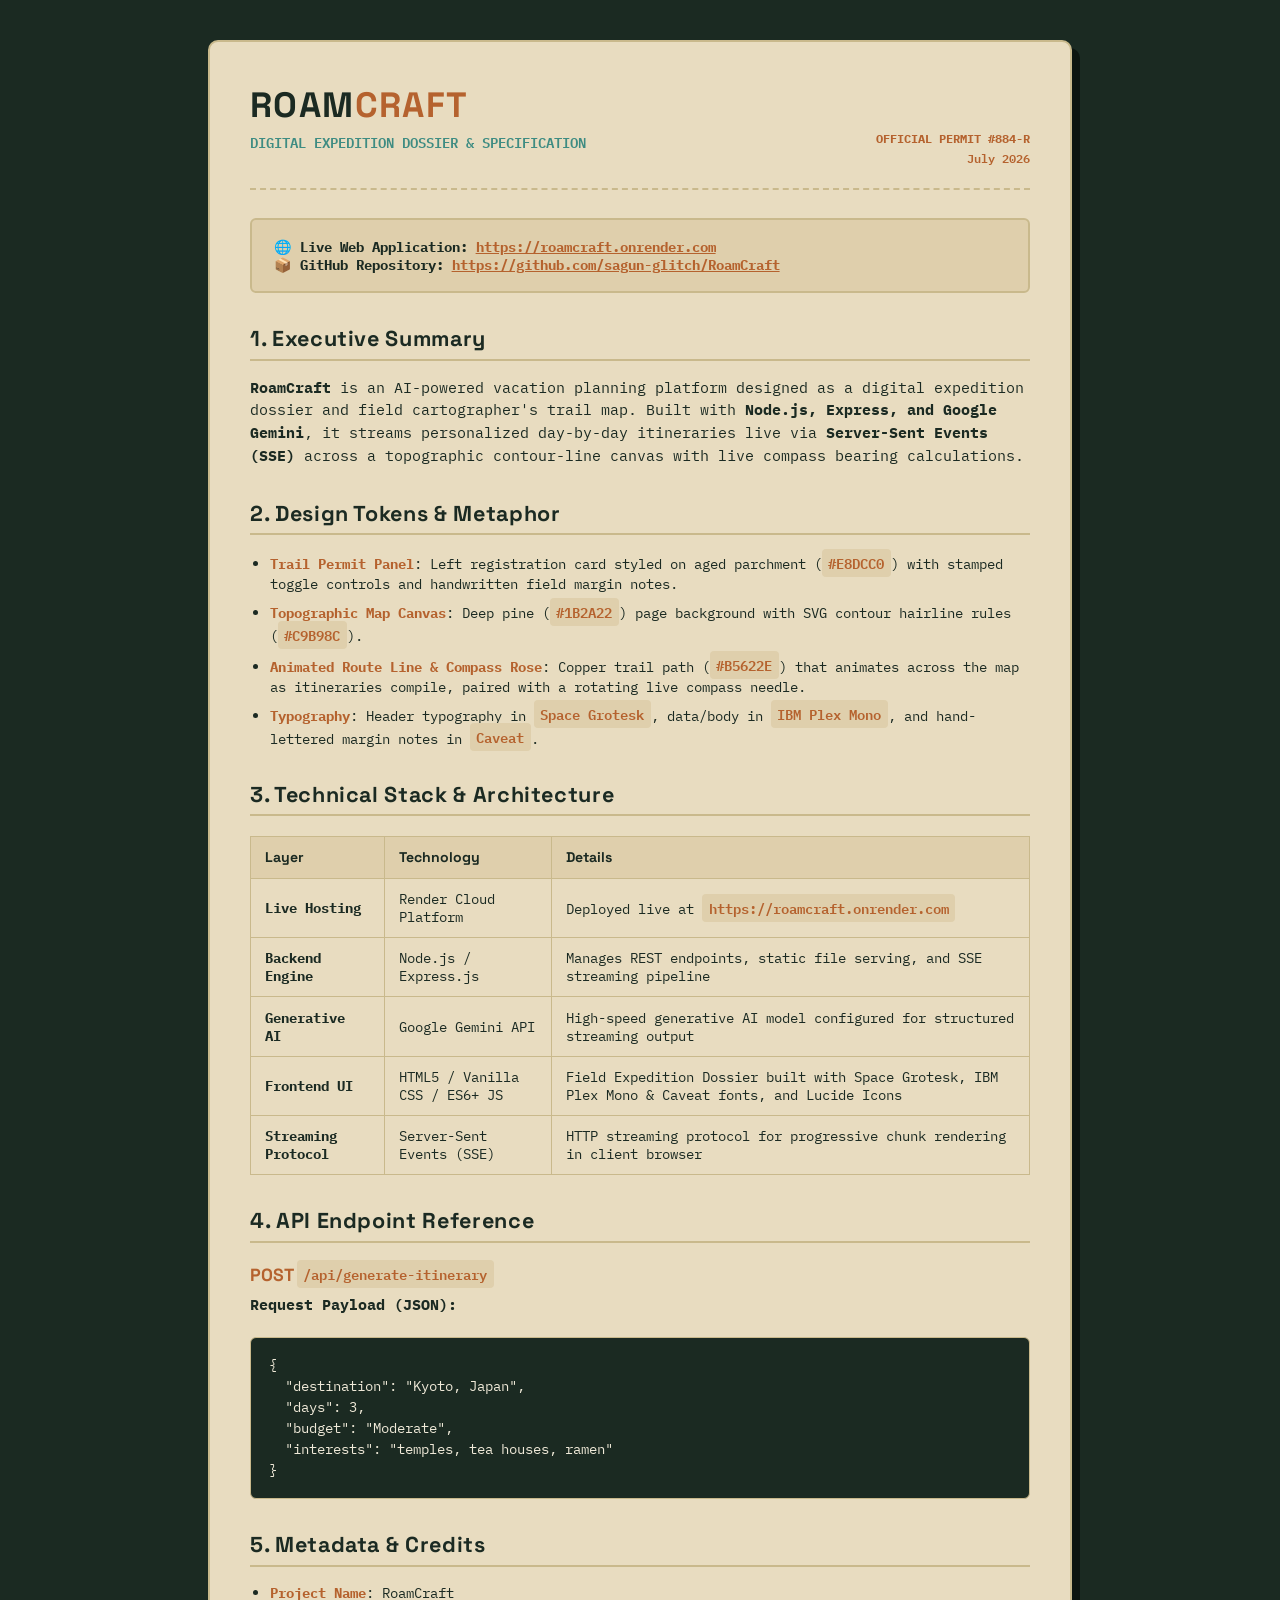
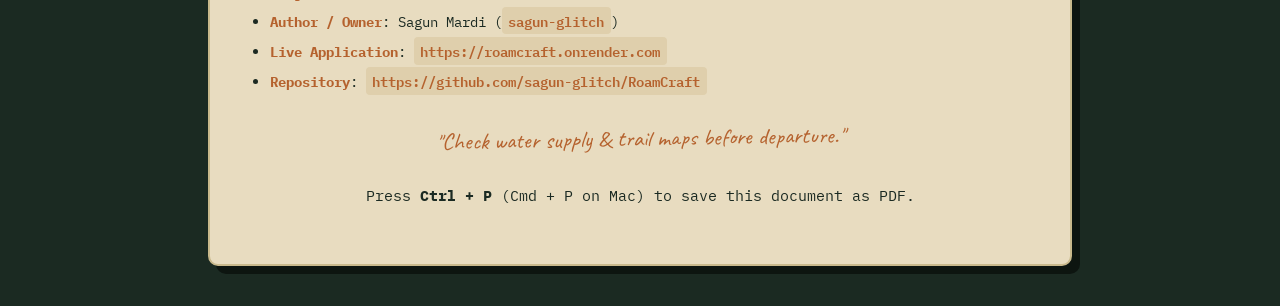
<file: project_description.html>
<!DOCTYPE html>
<html lang="en">
<head>
    <meta charset="UTF-8">
    <meta name="viewport" content="width=device-width, initial-scale=1.0">
    <title>RoamCraft — Digital Expedition Dossier Specification</title>
    <!-- Google Fonts: Space Grotesk, IBM Plex Mono, Caveat -->
    <link rel="preconnect" href="https://fonts.googleapis.com">
    <link rel="preconnect" href="https://fonts.gstatic.com" crossorigin>
    <link href="https://fonts.googleapis.com/css2?family=Caveat:wght@600;700&family=IBM+Plex+Mono:ital,wght@0,400;0,500;0,600;1,400&family=Space+Grotesk:wght@600;700;800&display=swap" rel="stylesheet">
    <style>
        :root {
            --map-ink: #1B2A22;          /* Deep pine, page background */
            --parchment: #E8DCC0;        /* Aged panel / card background */
            --parchment-inset: #DFCFAC;  /* Inset field background */
            --contour: #C9B98C;          /* Thin hairline contour rules/dividers */
            --trail-copper: #B5622E;     /* Route line, primary accent, pins */
            --sky-teal: #3E8C82;         /* Secondary accent — status, links */
            --text-dark: #1B2A22;        /* On parchment */
            --text-light: #EFE9D8;       /* On pine */

            --font-display: 'Space Grotesk', system-ui, sans-serif;
            --font-mono: 'IBM Plex Mono', monospace;
            --font-hand: 'Caveat', cursive;
        }

        * {
            box-sizing: border-box;
            margin: 0;
            padding: 0;
        }

        body {
            background-color: var(--map-ink);
            color: var(--text-light);
            font-family: var(--font-mono);
            padding: 2.5rem 3rem;
            max-width: 960px;
            margin: 0 auto;
            position: relative;
        }

        /* Topographic SVG Pattern Background */
        .topo-bg {
            position: absolute;
            top: 0;
            left: 0;
            width: 100%;
            height: 100%;
            pointer-events: none;
            z-index: 0;
            opacity: 0.3;
        }

        .doc-wrapper {
            position: relative;
            z-index: 1;
            background-color: var(--parchment);
            color: var(--text-dark);
            border: 2.5px solid var(--contour);
            border-radius: 10px;
            padding: 2.5rem;
            box-shadow: 8px 8px 0px #0D1510;
        }

        /* Header */
        .doc-header {
            border-bottom: 2px dashed var(--contour);
            padding-bottom: 1.25rem;
            margin-bottom: 1.75rem;
            display: flex;
            justify-content: space-between;
            align-items: flex-end;
        }

        .title-group h1 {
            font-family: var(--font-display);
            font-size: 2.2rem;
            font-weight: 800;
            color: var(--text-dark);
            letter-spacing: 0.04em;
        }

        .title-group h1 span {
            color: var(--trail-copper);
        }

        .title-group p {
            font-family: var(--font-mono);
            font-size: 0.85rem;
            color: var(--sky-teal);
            margin-top: 0.25rem;
            font-weight: 600;
        }

        .doc-meta {
            font-family: var(--font-mono);
            font-size: 0.78rem;
            color: var(--trail-copper);
            text-align: right;
            font-weight: 600;
        }

        /* Live Badge Box */
        .live-link-box {
            background-color: var(--parchment-inset);
            border: 2px solid var(--contour);
            border-radius: 6px;
            padding: 1.1rem 1.35rem;
            margin: 1.5rem 0 2rem;
            font-family: var(--font-mono);
            font-size: 0.88rem;
            color: var(--text-dark);
        }

        .live-link-box a {
            color: var(--trail-copper);
            font-weight: 700;
            text-decoration: underline;
        }

        /* Headings */
        h2 {
            font-family: var(--font-display);
            font-size: 1.35rem;
            font-weight: 800;
            color: var(--text-dark);
            border-bottom: 2px solid var(--contour);
            padding-bottom: 0.4rem;
            margin-top: 2rem;
            margin-bottom: 1rem;
            letter-spacing: 0.03em;
        }

        h3 {
            font-family: var(--font-display);
            font-size: 1.1rem;
            font-weight: 700;
            color: var(--trail-copper);
            margin-top: 1.25rem;
            margin-bottom: 0.5rem;
        }

        p {
            font-size: 0.92rem;
            color: var(--text-dark);
            margin-bottom: 1rem;
            line-height: 1.55;
        }

        /* Lists */
        ul, ol {
            padding-left: 1.25rem;
            margin-bottom: 1.25rem;
        }

        li {
            font-size: 0.9rem;
            color: var(--text-dark);
            margin-bottom: 0.45rem;
        }

        li strong {
            color: var(--trail-copper);
        }

        /* Table */
        table {
            width: 100%;
            border-collapse: collapse;
            margin: 1.25rem 0;
            font-size: 0.88rem;
        }

        th, td {
            border: 1px solid var(--contour);
            padding: 0.7rem 0.9rem;
            text-align: left;
        }

        th {
            background-color: var(--parchment-inset);
            font-family: var(--font-display);
            font-weight: 700;
            color: var(--text-dark);
        }

        /* Code & Pre */
        pre {
            background-color: var(--map-ink);
            color: var(--text-light);
            font-family: var(--font-mono);
            font-size: 0.83rem;
            padding: 1.1rem;
            border-radius: 6px;
            overflow-x: auto;
            margin: 1.25rem 0;
            line-height: 1.5;
            border: 1.5px solid var(--contour);
        }

        code {
            font-family: var(--font-mono);
            font-size: 0.86rem;
            background-color: var(--parchment-inset);
            color: var(--trail-copper);
            padding: 0.15rem 0.4rem;
            border-radius: 4px;
            font-weight: 600;
        }

        pre code {
            background-color: transparent;
            color: inherit;
            padding: 0;
            font-weight: normal;
        }

        .handwritten-note {
            font-family: var(--font-hand);
            font-size: 1.45rem;
            color: var(--trail-copper);
            margin-top: 2rem;
            text-align: center;
            transform: rotate(-1deg);
        }

        /* Print Media */
        @media print {
            body {
                background-color: #ffffff;
                padding: 0;
            }
            .doc-wrapper {
                box-shadow: none;
                border: none;
                padding: 0;
            }
            .no-print {
                display: none;
            }
        }
    </style>
</head>
<body>
    <div class="doc-wrapper">
        <div class="doc-header">
            <div class="title-group">
                <h1>ROAM<span>CRAFT</span></h1>
                <p>DIGITAL EXPEDITION DOSSIER & SPECIFICATION</p>
            </div>
            <div class="doc-meta">
                <strong>OFFICIAL PERMIT #884-R</strong><br>
                July 2026
            </div>
        </div>

        <div class="live-link-box">
            <strong>🌐 Live Web Application:</strong> <a href="https://roamcraft.onrender.com" target="_blank">https://roamcraft.onrender.com</a><br>
            <strong>📦 GitHub Repository:</strong> <a href="https://github.com/sagun-glitch/RoamCraft" target="_blank">https://github.com/sagun-glitch/RoamCraft</a>
        </div>

        <h2>1. Executive Summary</h2>
        <p><strong>RoamCraft</strong> is an AI-powered vacation planning platform designed as a digital expedition dossier and field cartographer's trail map. Built with <strong>Node.js, Express, and Google Gemini</strong>, it streams personalized day-by-day itineraries live via <strong>Server-Sent Events (SSE)</strong> across a topographic contour-line canvas with live compass bearing calculations.</p>

        <h2>2. Design Tokens & Metaphor</h2>
        <ul>
            <li><strong>Trail Permit Panel</strong>: Left registration card styled on aged parchment (<code>#E8DCC0</code>) with stamped toggle controls and handwritten field margin notes.</li>
            <li><strong>Topographic Map Canvas</strong>: Deep pine (<code>#1B2A22</code>) page background with SVG contour hairline rules (<code>#C9B98C</code>).</li>
            <li><strong>Animated Route Line & Compass Rose</strong>: Copper trail path (<code>#B5622E</code>) that animates across the map as itineraries compile, paired with a rotating live compass needle.</li>
            <li><strong>Typography</strong>: Header typography in <code>Space Grotesk</code>, data/body in <code>IBM Plex Mono</code>, and hand-lettered margin notes in <code>Caveat</code>.</li>
        </ul>

        <h2>3. Technical Stack & Architecture</h2>
        <table>
            <thead>
                <tr>
                    <th>Layer</th>
                    <th>Technology</th>
                    <th>Details</th>
                </tr>
            </thead>
            <tbody>
                <tr>
                    <td><strong>Live Hosting</strong></td>
                    <td>Render Cloud Platform</td>
                    <td>Deployed live at <code>https://roamcraft.onrender.com</code></td>
                </tr>
                <tr>
                    <td><strong>Backend Engine</strong></td>
                    <td>Node.js / Express.js</td>
                    <td>Manages REST endpoints, static file serving, and SSE streaming pipeline</td>
                </tr>
                <tr>
                    <td><strong>Generative AI</strong></td>
                    <td>Google Gemini API</td>
                    <td>High-speed generative AI model configured for structured streaming output</td>
                </tr>
                <tr>
                    <td><strong>Frontend UI</strong></td>
                    <td>HTML5 / Vanilla CSS / ES6+ JS</td>
                    <td>Field Expedition Dossier built with Space Grotesk, IBM Plex Mono & Caveat fonts, and Lucide Icons</td>
                </tr>
                <tr>
                    <td><strong>Streaming Protocol</strong></td>
                    <td>Server-Sent Events (SSE)</td>
                    <td>HTTP streaming protocol for progressive chunk rendering in client browser</td>
                </tr>
            </tbody>
        </table>

        <h2>4. API Endpoint Reference</h2>
        <h3>POST <code>/api/generate-itinerary</code></h3>
        <p><strong>Request Payload (JSON):</strong></p>
<pre><code>{
  "destination": "Kyoto, Japan",
  "days": 3,
  "budget": "Moderate",
  "interests": "temples, tea houses, ramen"
}</code></pre>

        <h2>5. Metadata & Credits</h2>
        <ul>
            <li><strong>Project Name</strong>: RoamCraft</li>
            <li><strong>Author / Owner</strong>: Sagun Mardi (<code>sagun-glitch</code>)</li>
            <li><strong>Live Application</strong>: <code>https://roamcraft.onrender.com</code></li>
            <li><strong>Repository</strong>: <code>https://github.com/sagun-glitch/RoamCraft</code></li>
        </ul>

        <div class="handwritten-note">
            "Check water supply & trail maps before departure."
        </div>

        <div style="margin-top: 2rem; text-align: center; font-size: 0.78rem; color: #64748b;" class="no-print">
            <p>Press <strong>Ctrl + P</strong> (Cmd + P on Mac) to save this document as PDF.</p>
        </div>
    </div>
</body>
</html>
</file>
